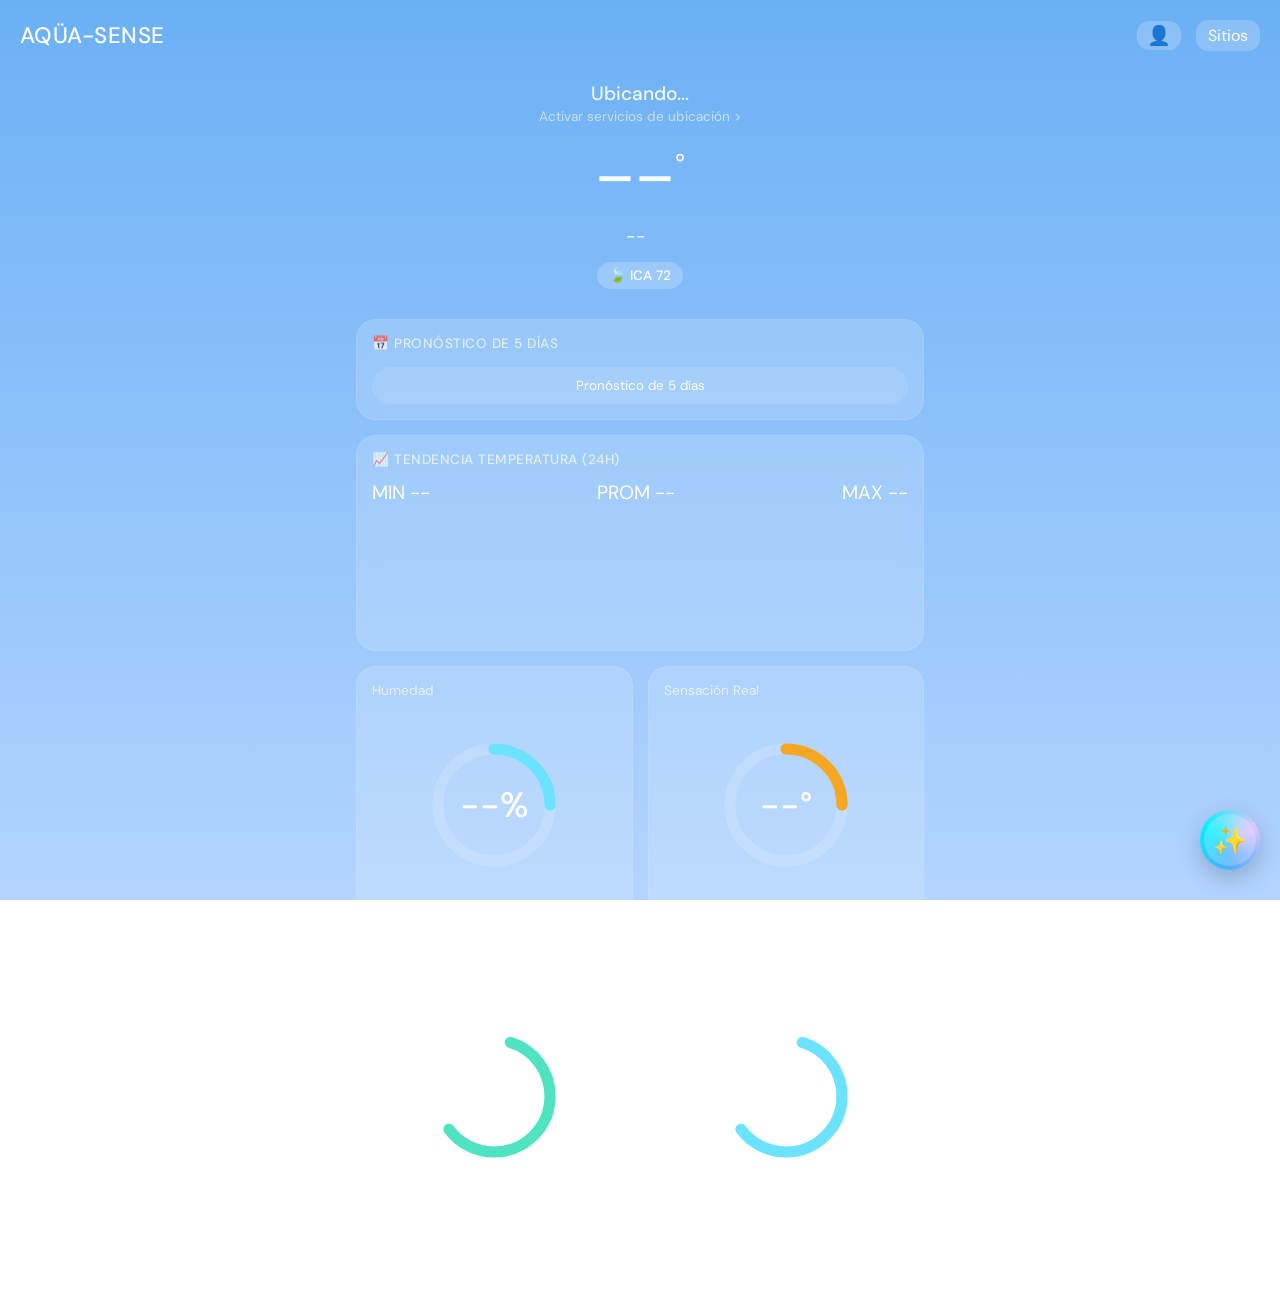
<file: APP WEB/index.html>
<!DOCTYPE html>
<html lang="es">
<head>
    <meta charset="UTF-8">
    <meta name="viewport" content="width=device-width, initial-scale=1.0">
    <title>AQÜA-SENSE</title>
    <link href="https://fonts.googleapis.com/css2?family=Bebas+Neue&family=DM+Mono:wght@400;500&family=DM+Sans:wght@300;400;500;600&display=swap" rel="stylesheet">
    <link rel="stylesheet" href="style.css">
    
    <!-- PWA Setup -->
    <link rel="manifest" href="manifest.json">
    <meta name="theme-color" content="#5A99E6">
    <link rel="apple-touch-icon" href="icon-192.png">
    <meta name="apple-mobile-web-app-capable" content="yes">
    <meta name="apple-mobile-web-app-status-bar-style" content="black-translucent">
</head>
<body>

<div class="topbar">
  <div class="brand-name">AQÜA-SENSE</div>
  <div class="topbar-right">
    <button class="btn-datos" id="btn-perfil" onclick="abrirLogin()" style="font-size:1.2rem; padding: 2px 10px;">👤</button>
    <button class="btn-datos" onclick="toggleDatos()">Sitios</button>
  </div>
</div>

<!-- VISTA PRINCIPAL (CLIMA Y SENSORES) -->
<div id="view-clima" class="view-content active">
    
    <div class="clima-hero">
        <div id="ubicacion-actual" style="font-size: 1.2rem; font-weight: 500; margin-bottom: 2px; color: rgba(255,255,255,0.9);">Ubicando...</div>
        <div id="btn-ubicacion" style="font-size: 0.85rem; color: rgba(255,255,255,0.6); margin-bottom: 10px; cursor: pointer; display: none;" onclick="solicitarPermisoUbicacion()">Activar servicios de ubicación &gt;</div>
        <div class="clima-temp-main">
            <span id="clima-temp">--</span><span class="unit">°</span>
        </div>
        <div class="clima-desc-main">
            <span id="clima-desc">--</span> <span style="margin-left: 8px;" id="clima-maxmin"></span>
        </div>
        <div class="chip-ica">🍃 ICA 72</div>
    </div>

    <div class="page">
        <!-- Tarjeta: Pronóstico 4 Días -->
        <div class="card">
            <div class="card-head">
                <span class="card-head-title">📅 Pronóstico de 5 días</span>
            </div>
            <div id="pron-grid">
                <!-- Se llenará con JS -->
            </div>
            <div style="margin-top: 15px; text-align: center;">
                <button style="background: rgba(255,255,255,0.1); border:none; padding:10px 20px; border-radius:20px; color:white; font-family:var(--sans); width:100%;">Pronóstico de 5 días</button>
            </div>
        </div>

        <!-- Tarjeta: Tendencia (Pronóstico 24 Horas adaptado) -->
        <div class="card">
            <div class="card-head">
                <span class="card-head-title">📈 Tendencia Temperatura (24h)</span>
            </div>
            <div style="display:flex; justify-content:space-between; margin-bottom:5px;">
                <div style="font-size:1.2rem;">MIN <span id="t-min">--</span></div>
                <div style="font-size:1.2rem;">PROM <span id="t-avg">--</span></div>
                <div style="font-size:1.2rem;">MAX <span id="t-max">--</span></div>
            </div>
            <div class="tend-body">
                <canvas id="tend-canvas" class="tend-canvas"></canvas>
            </div>
        </div>

        <!-- Cuadrícula de Sensores Estilo Weather Widgets -->
        <div class="sensores-grid">
            <!-- Humedad -->
            <div class="sensor-card">
                <div class="sensor-card-title">Humedad</div>
                <div class="ring-wrapper">
                    <svg class="ring-container" viewBox="0 0 100 100">
                        <circle class="ring-bg" cx="50" cy="50" r="40"></circle>
                        <path class="ring-fg blue" d="M 50 10 A 40 40 0 0 1 90 50" id="ring-humedad"></path>
                    </svg>
                    <div class="ring-content">
                        <div class="sensor-card-val"><span id="sv-humedad">--</span>%</div>
                    </div>
                </div>
                <div class="sensor-card-sub">Ambiente</div>
            </div>
            <!-- Sensación Térmica -->
            <div class="sensor-card">
                <div class="sensor-card-title">Sensación Real</div>
                <div class="ring-wrapper">
                    <svg class="ring-container" viewBox="0 0 100 100">
                        <circle class="ring-bg" cx="50" cy="50" r="40"></circle>
                        <path class="ring-fg orange" d="M 50 10 A 40 40 0 0 1 90 50" id="ring-sensacion"></path>
                    </svg>
                    <div class="ring-content">
                        <div class="sensor-card-val"><span id="sv-sensacion">--</span>°</div>
                    </div>
                </div>
                <div class="sensor-card-sub">Actual</div>
            </div>
            <!-- Viento -->
            <div class="sensor-card">
                <div class="sensor-card-title">Viento</div>
                <div class="ring-wrapper">
                    <svg class="ring-container" viewBox="0 0 100 100">
                        <circle class="ring-bg" cx="50" cy="50" r="40"></circle>
                        <circle class="ring-fg green" cx="50" cy="50" r="40" stroke-dasharray="251.2" stroke-dashoffset="180" id="ring-viento"></circle>
                    </svg>
                    <div class="ring-content">
                        <div class="sensor-card-val"><span id="sv-viento">--</span></div>
                    </div>
                </div>
                <div class="sensor-card-sub">km/h</div>
            </div>
            <!-- Presión Atmosférica -->
            <div class="sensor-card">
                <div class="sensor-card-title">Presión</div>
                <div class="ring-wrapper">
                    <svg class="ring-container" viewBox="0 0 100 100">
                        <circle class="ring-bg" cx="50" cy="50" r="40"></circle>
                        <circle class="ring-fg blue" cx="50" cy="50" r="40" stroke-dasharray="251.2" stroke-dashoffset="100" id="ring-presion"></circle>
                    </svg>
                    <div class="ring-content">
                        <div class="sensor-card-val" id="sv-presion">--</div>
                    </div>
                </div>
                <div class="sensor-card-sub">mbar</div>
            </div>
        </div>
        
        <div style="text-align: center; color: var(--text-dim); font-size: 0.75rem; margin-top: 10px;">
            Datos en parte proporcionados por <b>n8n y AQÜA-SENSE</b>
        </div>
    </div>
</div>

<!-- VISTA DATOS / SUCURSALES (OCULTA POR DEFECTO) -->
<div id="view-datos" class="view-content">
    <div class="page" style="padding-top:20px;">
        <div class="card">
            <div class="card-head">
                <span class="card-head-title">🏠 MIS SITIOS</span>
                <button onclick="toggleDatos()" style="background:none; border:none; color:var(--text-main); cursor:pointer;">Cerrar ✕</button>
            </div>
            <div id="lista-sucursales">
                <!-- Cargará desde MySQL -->
            </div>
        </div>

        <div id="detalle-sede" class="card" style="display:none;">
            <div class="card-head">
                <span class="card-head-title" id="nombre-sucursal-detalle">📍 DETALLE SEDE</span>
                <button onclick="volverALista()" style="background:rgba(255,255,255,0.2); border:none; color:white; padding:5px 10px; border-radius:10px; cursor:pointer;">Volver</button>
            </div>
            <div id="cascada-contenido" class="cascada-container">
                <!-- Cargará desde MySQL -->
            </div>
        </div>
    </div>
</div>

<!-- FAB WHATSAPP AI CHAT -->
<div class="fab-container">
  <div class="fab-ai" onclick="abrirChat()">
    <div class="fab-ai-icon">✨</div>
  </div>
</div>

<!-- CHAT MODAL -->
<div class="chat-overlay" id="chat-overlay" onclick="if(event.target===this) cerrarChat()">
  <div class="chat-modal">
    <div class="chat-header">
      <div class="chat-header-title">✨ Aqua IA</div>
      <!-- Toggle de modo de respuesta (Solo datos) -->
      <label style="font-size:0.85rem; display:flex; align-items:center; gap:5px; margin-left:auto; margin-right:15px; cursor:pointer; color:#333; font-weight:500;">
        <input type="checkbox" id="chat-modo-estricto">
        Solo datos
      </label>
      <button onclick="cerrarChat()" style="background:none; border:none; color:#1a1a1a; font-size:24px; cursor:pointer;">✕</button>
    </div>
    
    <!-- Sugerencias rápidas -->
    <div style="padding: 10px; display: flex; gap: 8px; overflow-x: auto; background: #f0f0f0; border-bottom: 1px solid #ddd; white-space: nowrap;">
      <button onclick="ponerMensaje('¿Cuál es la temperatura actual del estanque 1?')" style="background: white; border: 1px solid #ccc; border-radius: 12px; padding: 5px 10px; font-size: 0.8rem; cursor: pointer; color: #333; box-shadow: 0 1px 3px rgba(0,0,0,0.1);">🌡️ Temp. Estanque 1</button>
      <button onclick="ponerMensaje('¿Cuál es el pH del dispositivo 1 actual?')" style="background: white; border: 1px solid #ccc; border-radius: 12px; padding: 5px 10px; font-size: 0.8rem; cursor: pointer; color: #333; box-shadow: 0 1px 3px rgba(0,0,0,0.1);">💧 pH Dispositivo 1</button>
      <button onclick="ponerMensaje('Dime el estado general de los sensores')" style="background: white; border: 1px solid #ccc; border-radius: 12px; padding: 5px 10px; font-size: 0.8rem; cursor: pointer; color: #333; box-shadow: 0 1px 3px rgba(0,0,0,0.1);">📊 Estado General</button>
    </div>

    <div class="chat-messages" id="chat-messages">
        <div class="msg bot">hola, soy tu asistente IA, en que te puedo informar?</div>
    </div>
    <div class="chat-input-area">
      <input type="text" id="chat-input" class="chat-input-box" placeholder="Mensaje..." onkeypress="if(event.key === 'Enter') enviarMsg()">
      <button class="btn-send" onclick="enviarMsg()">➤</button>
    </div>
  </div>
</div>

<!-- LOGIN MODAL -->
<div class="chat-overlay" id="login-overlay" onclick="if(event.target===this) cerrarLogin()">
  <div class="chat-modal" style="border-radius: 24px; padding-bottom: 20px;">
    <div class="chat-header" style="border-radius: 24px 24px 0 0;">
      <div class="chat-header-title">👤 Perfil de Cliente</div>
      <button onclick="cerrarLogin()" style="background:none; border:none; color:#1a1a1a; font-size:24px; cursor:pointer;">✕</button>
    </div>
    <div id="login-form" style="padding: 20px; display:flex; flex-direction:column; gap:15px;">
        <p style="color:#666; font-size:0.9rem;">Accede con tus credenciales para sincronizar tus sensores.</p>
        <input type="text" id="login-user" class="chat-input-box" style="border: 1px solid #ccc;" placeholder="Usuario (Ej: user123)">
        <input type="password" id="login-pass" class="chat-input-box" style="border: 1px solid #ccc;" placeholder="Contraseña">
        <div id="login-error" style="color:#e74c3c; font-size:0.85rem; display:none; font-weight:500;"></div>
        <button class="btn-datos" style="background:#4A90E2; color:white; width:100%; padding:12px; font-size:1rem; border-radius:12px;" onclick="iniciarSesion()">Entrar</button>
    </div>
    <div id="login-info" style="padding: 20px; display:none; flex-direction:column; gap:15px; text-align:center;">
        <div style="font-size:3rem;">👋</div>
        <h3 id="login-client-name" style="color:#333;"></h3>
        <p style="color:#666; font-size:0.9rem;">Sesión iniciada correctamente.</p>
        <button class="btn-datos" style="background:#e74c3c; color:white; width:100%; padding:12px; font-size:1rem; border-radius:12px;" onclick="cerrarSesion()">Cerrar Sesión</button>
    </div>
  </div>
</div>
<!-- MODALES CRUD -->

<!-- Modal Peces -->
<div class="chat-overlay" id="modal-pez" onclick="if(event.target===this) cerrarModal('modal-pez')">
  <div class="chat-modal" style="border-radius: 24px; padding-bottom: 20px;">
    <div class="chat-header" style="border-radius: 24px 24px 0 0;">
      <div class="chat-header-title" id="titulo-modal-pez">🐟 Añadir Pez</div>
      <button onclick="cerrarModal('modal-pez')" style="background:none; border:none; color:#1a1a1a; font-size:24px; cursor:pointer;">✕</button>
    </div>
    <div style="padding: 20px; display:flex; flex-direction:column; gap:15px;">
        <input type="hidden" id="crud-pez-estanque-old">
        <input type="hidden" id="crud-pez-especie-old">
        
        <select id="crud-pez-estanque" class="chat-input-box" style="border: 1px solid #ccc;"></select>
        <select id="crud-pez-especie" class="chat-input-box" style="border: 1px solid #ccc;"></select>
        <select id="crud-pez-etapa" class="chat-input-box" style="border: 1px solid #ccc;"></select>
        <input type="number" id="crud-pez-cantidad" class="chat-input-box" style="border: 1px solid #ccc;" placeholder="Cantidad de Peces">
        <div style="color:#666; font-size:0.85rem; margin-bottom:-10px;">Fecha de Siembra</div>
        <input type="date" id="crud-pez-fecha" class="chat-input-box" style="border: 1px solid #ccc;">
        
        <button class="btn-datos" style="background:#4A90E2; color:white; width:100%; padding:12px; font-size:1rem; border-radius:12px;" onclick="guardarPez()">Guardar</button>
    </div>
  </div>
</div>

<!-- Modal Catálogo -->
<div class="chat-overlay" id="modal-catalogo" onclick="if(event.target===this) cerrarModal('modal-catalogo')">
  <div class="chat-modal" style="border-radius: 24px; padding-bottom: 20px;">
    <div class="chat-header" style="border-radius: 24px 24px 0 0;">
      <div class="chat-header-title" id="titulo-modal-catalogo">💊 Añadir Medicamento</div>
      <button onclick="cerrarModal('modal-catalogo')" style="background:none; border:none; color:#1a1a1a; font-size:24px; cursor:pointer;">✕</button>
    </div>
    <div style="padding: 20px; display:flex; flex-direction:column; gap:15px;">
        <input type="hidden" id="crud-cat-id">
        <input type="text" id="crud-cat-nombre" class="chat-input-box" style="border: 1px solid #ccc;" placeholder="Nombre del Producto">
        <input type="text" id="crud-cat-tipo" class="chat-input-box" style="border: 1px solid #ccc;" placeholder="Tipo (ej. Antibiótico)">
        <input type="number" step="0.01" id="crud-cat-dosis" class="chat-input-box" style="border: 1px solid #ccc;" placeholder="Dosis mg/L">
        
        <button class="btn-datos" style="background:#4A90E2; color:white; width:100%; padding:12px; font-size:1rem; border-radius:12px;" onclick="guardarCatalogo()">Guardar</button>
    </div>
  </div>
</div>

<!-- Modal Protocolo -->
<div class="chat-overlay" id="modal-protocolo" onclick="if(event.target===this) cerrarModal('modal-protocolo')">
  <div class="chat-modal" style="border-radius: 24px; padding-bottom: 20px;">
    <div class="chat-header" style="border-radius: 24px 24px 0 0;">
      <div class="chat-header-title" id="titulo-modal-protocolo">🛡️ Añadir Protocolo</div>
      <button onclick="cerrarModal('modal-protocolo')" style="background:none; border:none; color:#1a1a1a; font-size:24px; cursor:pointer;">✕</button>
    </div>
    <div style="padding: 20px; display:flex; flex-direction:column; gap:15px;">
        <input type="hidden" id="crud-prot-id">
        <select id="crud-prot-especie" class="chat-input-box" style="border: 1px solid #ccc;"></select>
        <select id="crud-prot-medicamento" class="chat-input-box" style="border: 1px solid #ccc;"></select>
        <input type="number" id="crud-prot-frecuencia" class="chat-input-box" style="border: 1px solid #ccc;" placeholder="Frecuencia (días)">
        <textarea id="crud-prot-notas" class="chat-input-box" style="border: 1px solid #ccc; resize:none; height:80px;" placeholder="Notas de aplicación..."></textarea>
        
        <button class="btn-datos" style="background:#4A90E2; color:white; width:100%; padding:12px; font-size:1rem; border-radius:12px;" onclick="guardarProtocolo()">Guardar</button>
    </div>
  </div>
</div>

<!-- Modal Calendario -->
<div class="chat-overlay" id="modal-calendario" onclick="if(event.target===this) cerrarModal('modal-calendario')">
  <div class="chat-modal" style="border-radius: 24px; padding-bottom: 20px;">
    <div class="chat-header" style="border-radius: 24px 24px 0 0;">
      <div class="chat-header-title" id="titulo-modal-calendario">📅 Añadir Evento</div>
      <button onclick="cerrarModal('modal-calendario')" style="background:none; border:none; color:#1a1a1a; font-size:24px; cursor:pointer;">✕</button>
    </div>
    <div style="padding: 20px; display:flex; flex-direction:column; gap:15px;">
        <input type="hidden" id="crud-cal-id">
        <select id="crud-cal-estanque" class="chat-input-box" style="border: 1px solid #ccc;"></select>
        <select id="crud-cal-medicamento" class="chat-input-box" style="border: 1px solid #ccc;"></select>
        <div style="color:#666; font-size:0.85rem; margin-bottom:-10px;">Fecha Programada</div>
        <input type="date" id="crud-cal-fecha-prog" class="chat-input-box" style="border: 1px solid #ccc;">
        <select id="crud-cal-estado" class="chat-input-box" style="border: 1px solid #ccc;">
            <option value="Pendiente">Pendiente</option>
            <option value="Completado">Completado</option>
            <option value="Atrasado">Atrasado</option>
        </select>
        <div style="color:#666; font-size:0.85rem; margin-bottom:-10px;">Fecha Aplicación Real (Opcional)</div>
        <input type="date" id="crud-cal-fecha-real" class="chat-input-box" style="border: 1px solid #ccc;">
        <input type="number" step="0.01" id="crud-cal-dosis" class="chat-input-box" style="border: 1px solid #ccc;" placeholder="Dosis Total Aplicada (mg)">
        
        <button class="btn-datos" style="background:#4A90E2; color:white; width:100%; padding:12px; font-size:1rem; border-radius:12px;" onclick="guardarCalendario()">Guardar</button>
    </div>
  </div>
</div>

<script src="script.js?v=2.1"></script>
<script>
  if ('serviceWorker' in navigator) {
    window.addEventListener('load', () => {
      navigator.serviceWorker.register('./sw.js?v=2.1').then(registration => {
        registration.update();
        console.log('ServiceWorker registrado con éxito: ', registration.scope);
      }).catch(err => {
        console.log('Fallo en el registro del ServiceWorker: ', err);
      });
    });
  }
</script>
</body>
</html>
</file>
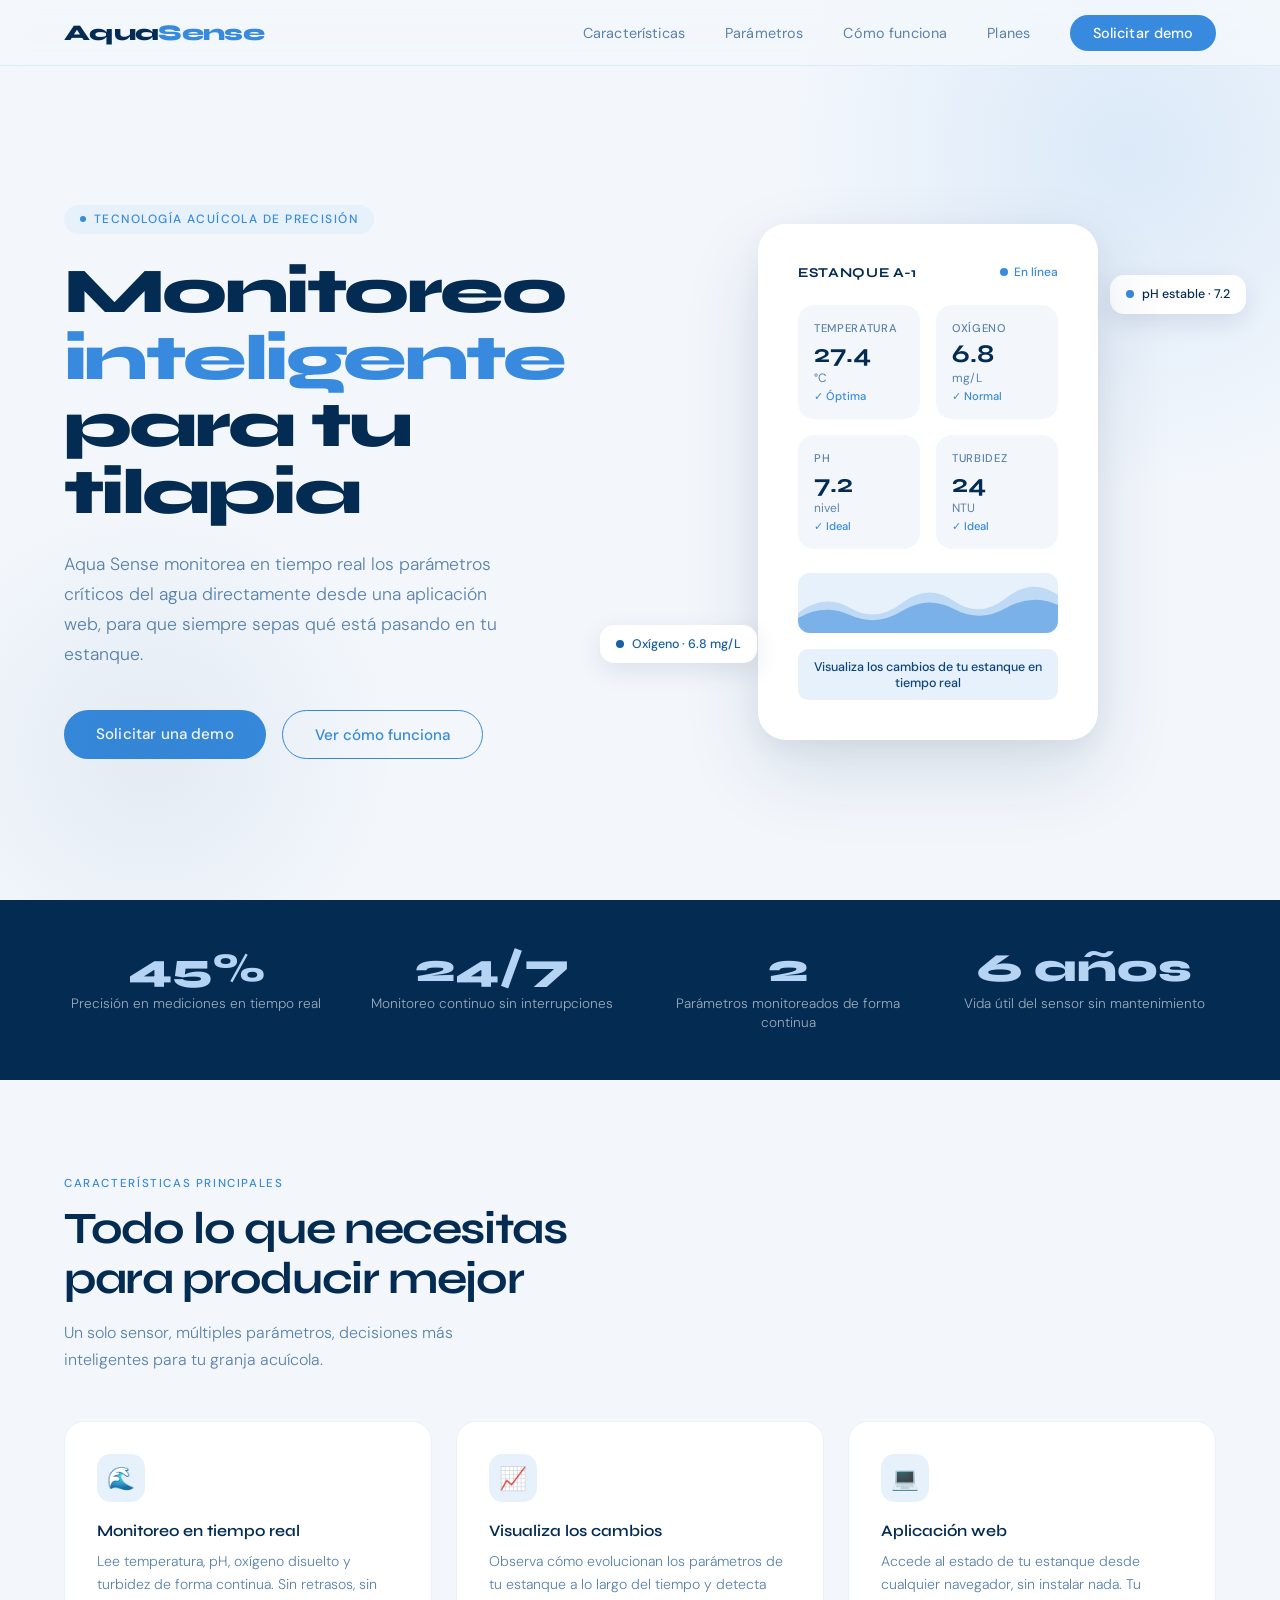
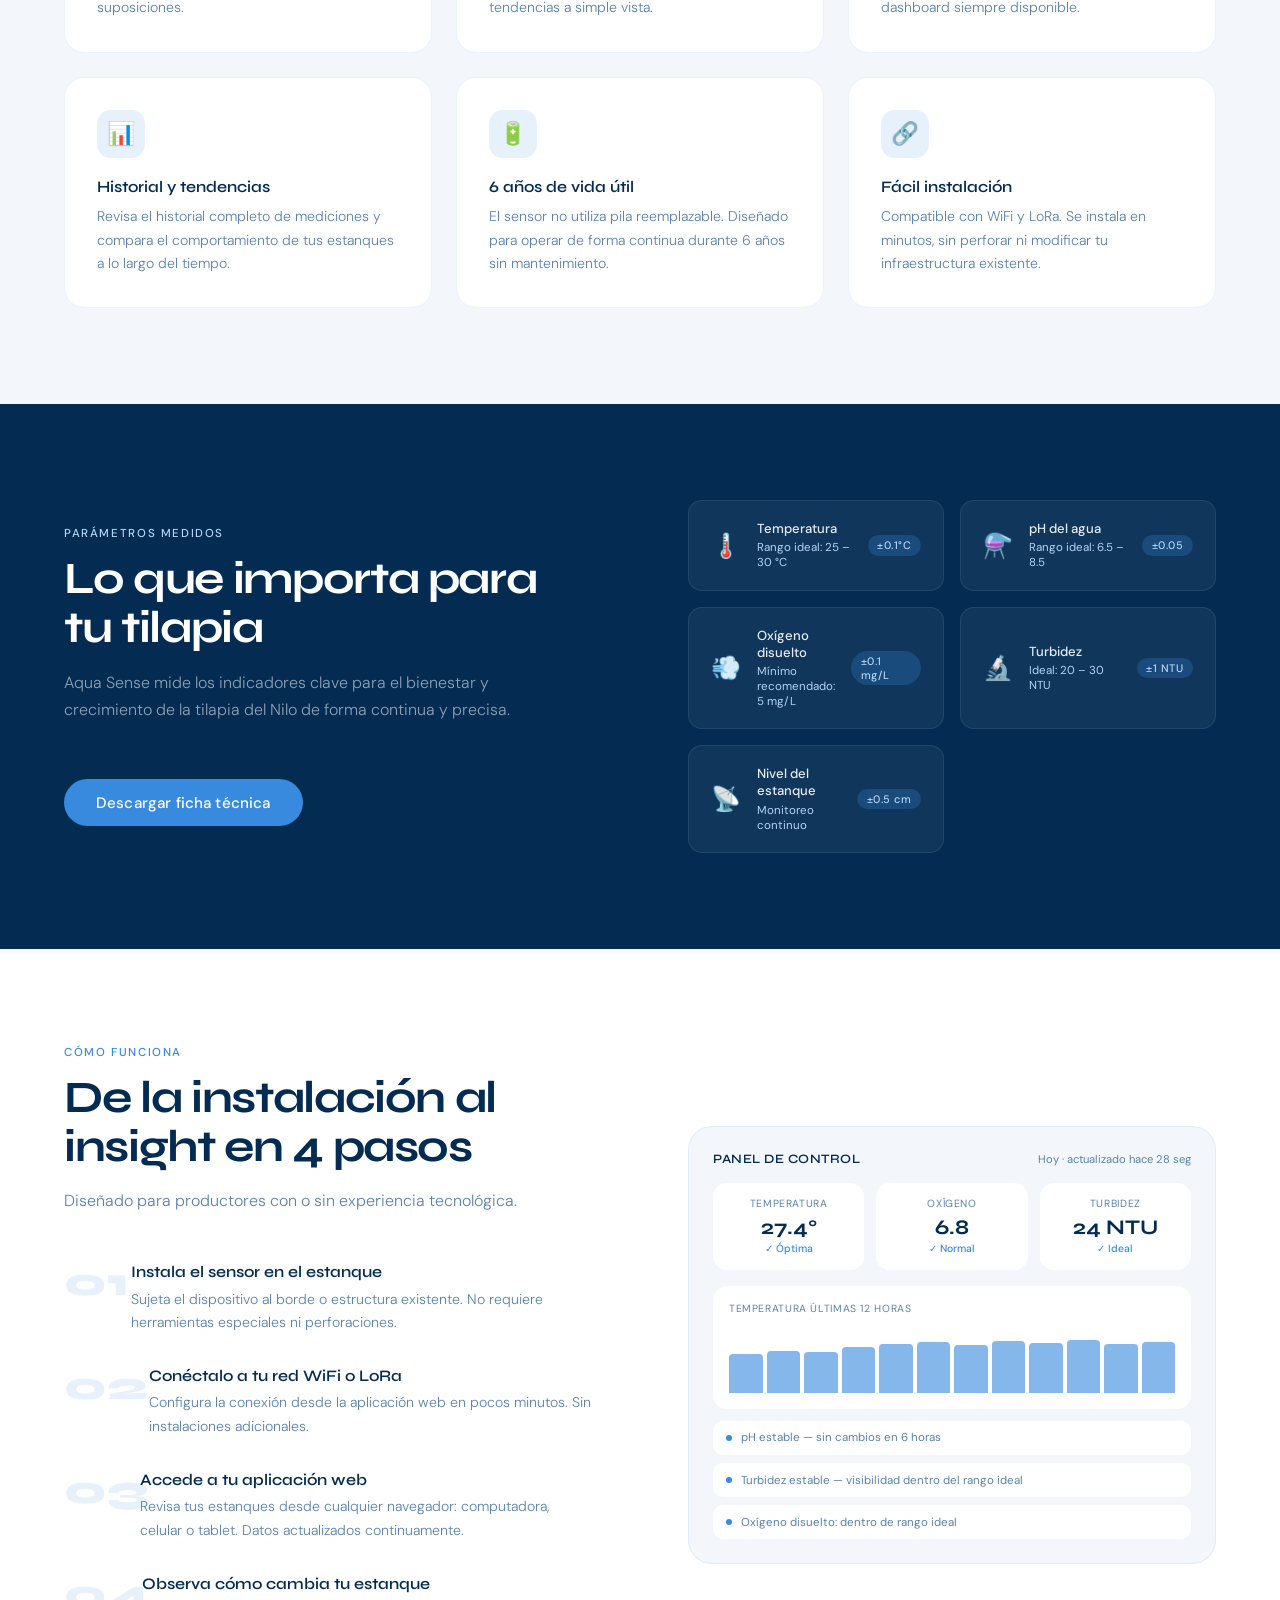
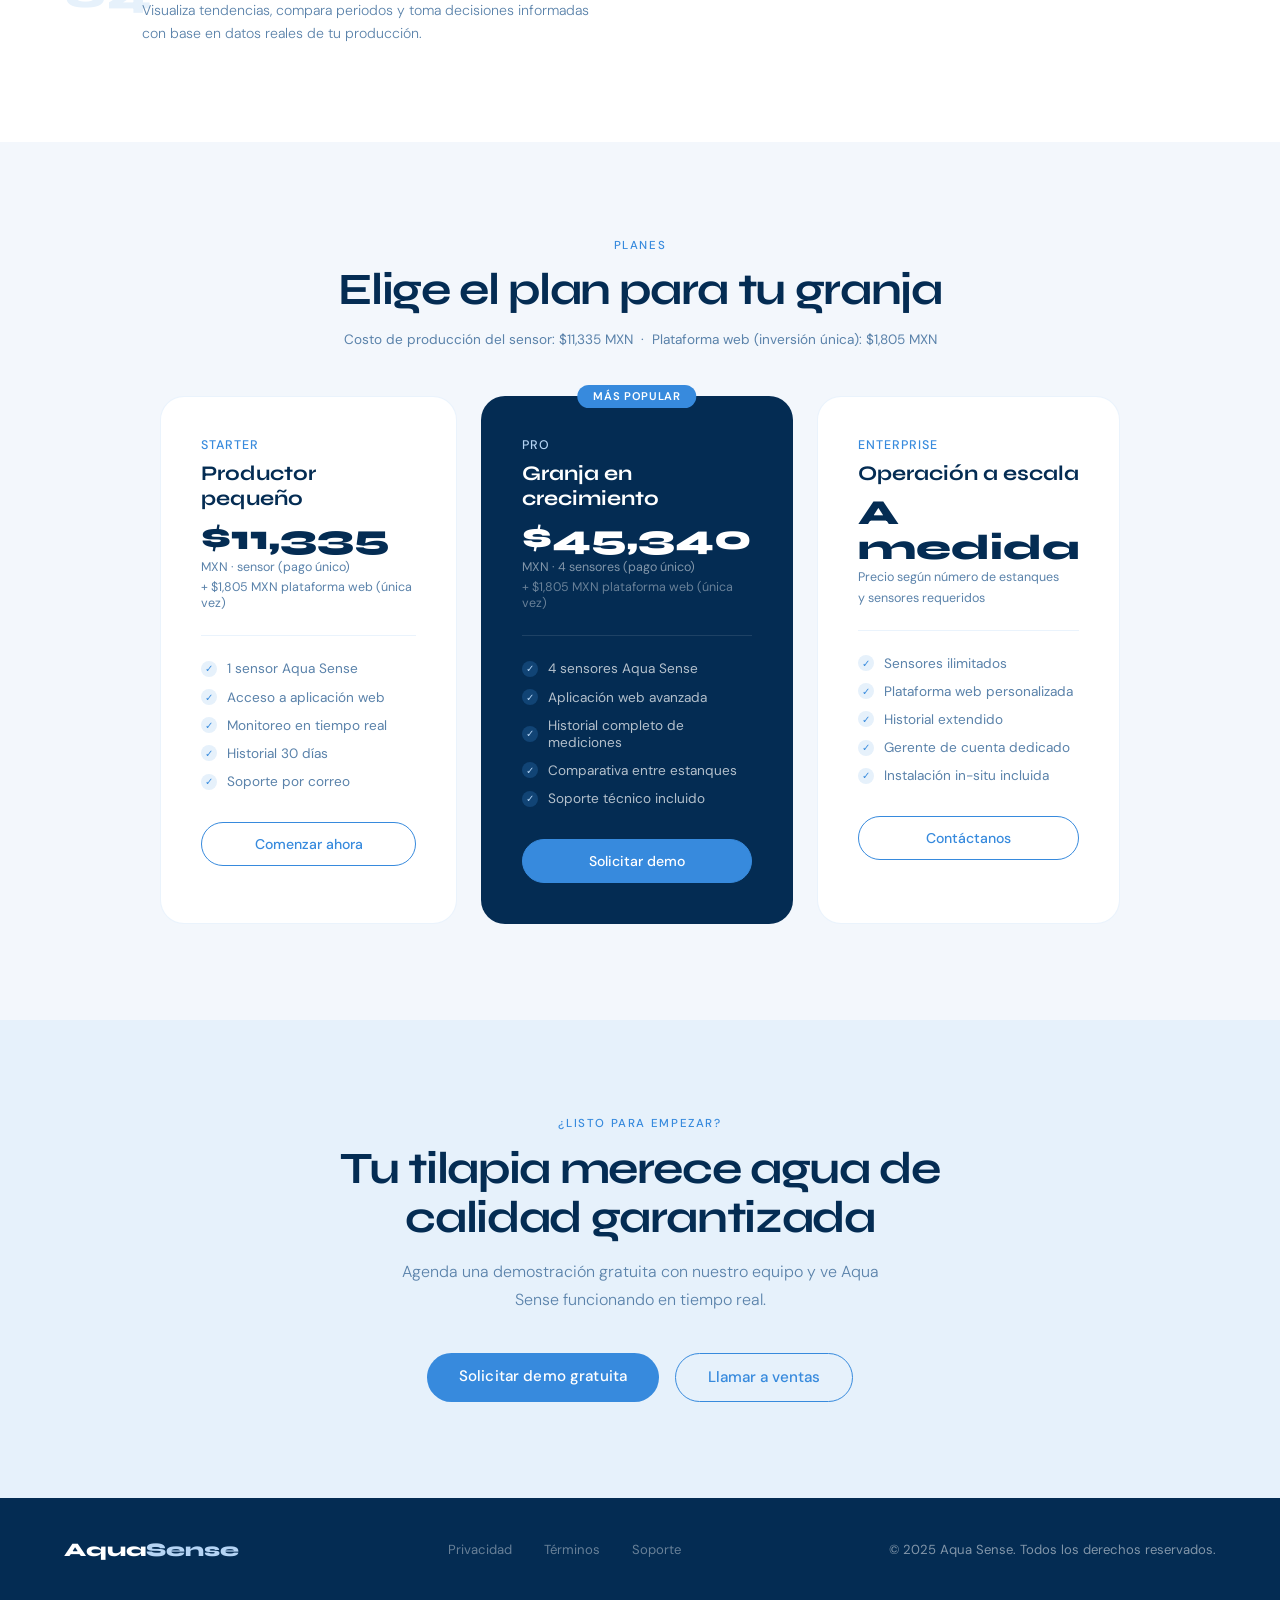
<file: GITHUB APP-LandingPage/index.html>
<!DOCTYPE html>
<html lang="es">
<head>
<meta charset="UTF-8">
<meta name="viewport" content="width=device-width, initial-scale=1.0">
<title>Aqua Sense</title>

<link href="https://fonts.googleapis.com/css2?family=Syne:wght@400;600;700;800&family=DM+Sans:ital,wght@0,300;0,400;0,500;1,300&display=swap" rel="stylesheet">

<!-- CSS -->
<link rel="stylesheet" href="style.css">
</head>

<body>

  <nav>
  <div class="nav-logo">Aqua<span>Sense</span></div>
  <ul class="nav-links">
    <li><span>Características</span></li>
    <li><span>Parámetros</span></li>
    <li><span>Cómo funciona</span></li>
    <li><span>Planes</span></li>
    <li><span class="nav-cta">Solicitar demo</span></li>
  </ul>
</nav>
 
<!-- HERO -->
<section class="hero">
  <div class="hero-content">
    <div class="hero-tag">Tecnología acuícola de precisión</div>
    <h1>Monitoreo<br><em>inteligente</em><br>para tu tilapia</h1>
    <p>Aqua Sense monitorea en tiempo real los parámetros críticos del agua directamente desde una aplicación web, para que siempre sepas qué está pasando en tu estanque.</p>
    <div class="hero-buttons">
      <span class="btn-primary">Solicitar una demo</span>
      <span class="btn-secondary">Ver cómo funciona</span>
    </div>
  </div>
 
  <div class="hero-visual">
    <div class="badge-float badge-float-1">
      <div class="badge-dot" style="background:#378ADD;"></div>
      pH estable · 7.2
    </div>
    <div class="device-card">
      <div class="device-header">
        <div class="device-title">Estanque A-1</div>
        <div class="device-status">En línea</div>
      </div>
      <div class="metric-grid">
        <div class="metric">
          <div class="metric-label">Temperatura</div>
          <div class="metric-value">27.4</div>
          <div class="metric-unit">°C</div>
          <div class="metric-ok">✓ Óptima</div>
        </div>
        <div class="metric">
          <div class="metric-label">Oxígeno</div>
          <div class="metric-value">6.8</div>
          <div class="metric-unit">mg/L</div>
          <div class="metric-ok">✓ Normal</div>
        </div>
        <div class="metric">
          <div class="metric-label">pH</div>
          <div class="metric-value">7.2</div>
          <div class="metric-unit">nivel</div>
          <div class="metric-ok">✓ Ideal</div>
        </div>
        <div class="metric">
          <div class="metric-label">Turbidez</div>
          <div class="metric-value">24</div>
          <div class="metric-unit">NTU</div>
          <div class="metric-ok">✓ Ideal</div>
        </div>
      </div>
      <div class="wave-bar">
        <svg viewBox="0 0 300 60" preserveAspectRatio="none" xmlns="http://www.w3.org/2000/svg">
          <path d="M0 40 Q30 20 60 35 Q90 50 120 30 Q150 10 180 28 Q210 46 240 25 Q270 4 300 22 L300 60 L0 60 Z" fill="#85B7EB" opacity="0.4"/>
          <path d="M0 45 Q30 30 60 42 Q90 54 120 38 Q150 22 180 36 Q210 50 240 35 Q270 20 300 32 L300 60 L0 60 Z" fill="#378ADD" opacity="0.5"/>
        </svg>
      </div>
      <div class="info-row">Visualiza los cambios de tu estanque en tiempo real</div>
    </div>
    <div class="badge-float badge-float-2">
      <div class="badge-dot" style="background:#185FA5;"></div>
      Oxígeno · 6.8 mg/L
    </div>
  </div>
</section>
 
<!-- STATS -->
<section class="stats-strip">
  <div class="stat-item reveal">
    <div class="stat-number">98%</div>
    <div class="stat-label">Precisión en mediciones en tiempo real</div>
  </div>
  <div class="stat-item reveal">
    <div class="stat-number">24/7</div>
    <div class="stat-label">Monitoreo continuo sin interrupciones</div>
  </div>
  <div class="stat-item reveal">
    <div class="stat-number">5</div>
    <div class="stat-label">Parámetros monitoreados de forma continua</div>
  </div>
  <div class="stat-item reveal">
    <div class="stat-number">6 años</div>
    <div class="stat-label">Vida útil del sensor sin mantenimiento</div>
  </div>
</section>
 
<!-- FEATURES -->
<section class="section" id="caracteristicas">
  <div class="section-tag">Características principales</div>
  <div class="section-title">Todo lo que necesitas para producir mejor</div>
  <div class="section-sub">Un solo sensor, múltiples parámetros, decisiones más inteligentes para tu granja acuícola.</div>
  <div class="features-grid">
    <div class="feature-card reveal">
      <div class="feature-icon">🌊</div>
      <div class="feature-name">Monitoreo en tiempo real</div>
      <div class="feature-desc">Lee temperatura, pH, oxígeno disuelto y turbidez de forma continua. Sin retrasos, sin suposiciones.</div>
    </div>
    <div class="feature-card reveal">
      <div class="feature-icon">📈</div>
      <div class="feature-name">Visualiza los cambios</div>
      <div class="feature-desc">Observa cómo evolucionan los parámetros de tu estanque a lo largo del tiempo y detecta tendencias a simple vista.</div>
    </div>
    <div class="feature-card reveal">
      <div class="feature-icon">💻</div>
      <div class="feature-name">Aplicación web</div>
      <div class="feature-desc">Accede al estado de tu estanque desde cualquier navegador, sin instalar nada. Tu dashboard siempre disponible.</div>
    </div>
    <div class="feature-card reveal">
      <div class="feature-icon">📊</div>
      <div class="feature-name">Historial y tendencias</div>
      <div class="feature-desc">Revisa el historial completo de mediciones y compara el comportamiento de tus estanques a lo largo del tiempo.</div>
    </div>
    <div class="feature-card reveal">
      <div class="feature-icon">🔋</div>
      <div class="feature-name">6 años de vida útil</div>
      <div class="feature-desc">El sensor no utiliza pila reemplazable. Diseñado para operar de forma continua durante 6 años sin mantenimiento.</div>
    </div>
    <div class="feature-card reveal">
      <div class="feature-icon">🔗</div>
      <div class="feature-name">Fácil instalación</div>
      <div class="feature-desc">Compatible con WiFi y LoRa. Se instala en minutos, sin perforar ni modificar tu infraestructura existente.</div>
    </div>
  </div>
</section>
 
<!-- PARÁMETROS -->
<section class="params-section" id="parametros">
  <div class="two-col">
    <div>
      <div class="section-tag">Parámetros medidos</div>
      <div class="section-title">Lo que importa para tu tilapia</div>
      <div class="section-sub">Aqua Sense mide los indicadores clave para el bienestar y crecimiento de la tilapia del Nilo de forma continua y precisa.</div>
      <span class="btn-primary" style="display:inline-block; margin-top:0.5rem;">Descargar ficha técnica</span>
    </div>
    <div class="params-grid">
      <div class="param-row">
        <div class="param-icon">🌡️</div>
        <div class="param-info">
          <div class="param-name">Temperatura</div>
          <div class="param-range">Rango ideal: 25 – 30 °C</div>
        </div>
        <div class="param-badge">±0.1°C</div>
      </div>
      <div class="param-row">
        <div class="param-icon">⚗️</div>
        <div class="param-info">
          <div class="param-name">pH del agua</div>
          <div class="param-range">Rango ideal: 6.5 – 8.5</div>
        </div>
        <div class="param-badge">±0.05</div>
      </div>
      <div class="param-row">
        <div class="param-icon">💨</div>
        <div class="param-info">
          <div class="param-name">Oxígeno disuelto</div>
          <div class="param-range">Mínimo recomendado: 5 mg/L</div>
        </div>
        <div class="param-badge">±0.1 mg/L</div>
      </div>
      <div class="param-row">
        <div class="param-icon">🔬</div>
        <div class="param-info">
          <div class="param-name">Turbidez</div>
          <div class="param-range">Ideal: 20 – 30 NTU</div>
        </div>
        <div class="param-badge">±1 NTU</div>
      </div>
      <div class="param-row">
        <div class="param-icon">📡</div>
        <div class="param-info">
          <div class="param-name">Nivel del estanque</div>
          <div class="param-range">Monitoreo continuo</div>
        </div>
        <div class="param-badge">±0.5 cm</div>
      </div>
    </div>
  </div>
</section>
 
<!-- CÓMO FUNCIONA -->
<section class="how-section" id="como-funciona">
  <div class="two-col">
    <div>
      <div class="section-tag">Cómo funciona</div>
      <div class="section-title">De la instalación al insight en 4 pasos</div>
      <div class="section-sub">Diseñado para productores con o sin experiencia tecnológica.</div>
      <div class="steps">
        <div class="step reveal">
          <div class="step-num">01</div>
          <div class="step-content">
            <div class="step-title">Instala el sensor en el estanque</div>
            <div class="step-desc">Sujeta el dispositivo al borde o estructura existente. No requiere herramientas especiales ni perforaciones.</div>
          </div>
        </div>
        <div class="step reveal">
          <div class="step-num">02</div>
          <div class="step-content">
            <div class="step-title">Conéctalo a tu red WiFi o LoRa</div>
            <div class="step-desc">Configura la conexión desde la aplicación web en pocos minutos. Sin instalaciones adicionales.</div>
          </div>
        </div>
        <div class="step reveal">
          <div class="step-num">03</div>
          <div class="step-content">
            <div class="step-title">Accede a tu aplicación web</div>
            <div class="step-desc">Revisa tus estanques desde cualquier navegador: computadora, celular o tablet. Datos actualizados continuamente.</div>
          </div>
        </div>
        <div class="step reveal">
          <div class="step-num">04</div>
          <div class="step-content">
            <div class="step-title">Observa cómo cambia tu estanque</div>
            <div class="step-desc">Visualiza tendencias, compara periodos y toma decisiones informadas con base en datos reales de tu producción.</div>
          </div>
        </div>
      </div>
    </div>
    <div class="reveal">
      <div class="dashboard-mock">
        <div class="dash-header">
          <div class="dash-title">Panel de control</div>
          <div class="dash-time">Hoy · actualizado hace 28 seg</div>
        </div>
        <div class="dash-metrics">
          <div class="dash-metric">
            <div class="dm-label">Temperatura</div>
            <div class="dm-value">27.4°</div>
            <div class="dm-ok">✓ Óptima</div>
          </div>
          <div class="dash-metric">
            <div class="dm-label">Oxígeno</div>
            <div class="dm-value">6.8</div>
            <div class="dm-ok">✓ Normal</div>
          </div>
          <div class="dash-metric">
            <div class="dm-label">Turbidez</div>
            <div class="dm-value">24 NTU</div>
            <div class="dm-ok">✓ Ideal</div>
          </div>
        </div>
        <div class="dash-chart-area">
          <div class="chart-label">Temperatura últimas 12 horas</div>
          <div class="chart-bars">
            <div class="bar ok" style="height:55%"></div>
            <div class="bar ok" style="height:60%"></div>
            <div class="bar ok" style="height:58%"></div>
            <div class="bar ok" style="height:65%"></div>
            <div class="bar ok" style="height:70%"></div>
            <div class="bar ok" style="height:72%"></div>
            <div class="bar ok" style="height:68%"></div>
            <div class="bar ok" style="height:74%"></div>
            <div class="bar ok" style="height:71%"></div>
            <div class="bar ok" style="height:75%"></div>
            <div class="bar ok" style="height:70%"></div>
            <div class="bar ok" style="height:72%"></div>
          </div>
        </div>
        <div class="dash-alerts">
          <div class="dash-alert">
            <div class="da-dot"></div>
            pH estable — sin cambios en 6 horas
          </div>
          <div class="dash-alert">
            <div class="da-dot"></div>
            Turbidez estable — visibilidad dentro del rango ideal
          </div>
          <div class="dash-alert">
            <div class="da-dot"></div>
            Oxígeno disuelto: dentro de rango ideal
          </div>
        </div>
      </div>
    </div>
  </div>
</section>
 
<!-- PRICING -->
<section class="pricing-section" id="planes">
  <div style="text-align:center; margin-bottom:3rem;">
    <div class="section-tag">Planes</div>
    <div class="section-title" style="max-width:100%; text-align:center;">Elige el plan para tu granja</div>
    <p style="font-size:0.85rem;color:var(--text-muted);margin-top:0.5rem;">Costo de producción del sensor: $11,335 MXN &nbsp;·&nbsp; Plataforma web (inversión única): $1,805 MXN</p>
  </div>
  <div class="pricing-grid">
 
    <div class="price-card reveal">
      <div class="price-tier">Starter</div>
      <div class="price-name">Productor pequeño</div>
      <div class="price-amount">$11,335</div>
      <div class="price-sub">MXN · sensor (pago único)</div>
      <div class="price-period">+ $1,805 MXN plataforma web (única vez)</div>
      <ul class="price-features">
        <li><span class="price-check">✓</span> 1 sensor Aqua Sense</li>
        <li><span class="price-check">✓</span> Acceso a aplicación web</li>
        <li><span class="price-check">✓</span> Monitoreo en tiempo real</li>
        <li><span class="price-check">✓</span> Historial 30 días</li>
        <li><span class="price-check">✓</span> Soporte por correo</li>
      </ul>
      <span class="price-btn">Comenzar ahora</span>
    </div>
 
    <div class="price-card featured reveal">
      <div class="price-badge">Más popular</div>
      <div class="price-tier">Pro</div>
      <div class="price-name">Granja en crecimiento</div>
      <div class="price-amount">$45,340</div>
      <div class="price-sub">MXN · 4 sensores (pago único)</div>
      <div class="price-period">+ $1,805 MXN plataforma web (única vez)</div>
      <ul class="price-features">
        <li><span class="price-check">✓</span> 4 sensores Aqua Sense</li>
        <li><span class="price-check">✓</span> Aplicación web avanzada</li>
        <li><span class="price-check">✓</span> Historial completo de mediciones</li>
        <li><span class="price-check">✓</span> Comparativa entre estanques</li>
        <li><span class="price-check">✓</span> Soporte técnico incluido</li>
      </ul>
      <span class="price-btn">Solicitar demo</span>
    </div>
 
    <div class="price-card reveal">
      <div class="price-tier">Enterprise</div>
      <div class="price-name">Operación a escala</div>
      <div class="price-amount">A medida</div>
      <div class="price-sub">Precio según número de estanques</div>
      <div class="price-period">y sensores requeridos</div>
      <ul class="price-features">
        <li><span class="price-check">✓</span> Sensores ilimitados</li>
        <li><span class="price-check">✓</span> Plataforma web personalizada</li>
        <li><span class="price-check">✓</span> Historial extendido</li>
        <li><span class="price-check">✓</span> Gerente de cuenta dedicado</li>
        <li><span class="price-check">✓</span> Instalación in-situ incluida</li>
      </ul>
      <span class="price-btn">Contáctanos</span>
    </div>
 
  </div>
</section>
 
<!-- CTA -->
<section class="cta-section" id="contacto">
  <div class="section-tag">¿Listo para empezar?</div>
  <div class="section-title">Tu tilapia merece agua de calidad garantizada</div>
  <div class="section-sub">Agenda una demostración gratuita con nuestro equipo y ve Aqua Sense funcionando en tiempo real.</div>
  <div class="cta-buttons">
    <span class="btn-primary">Solicitar demo gratuita</span>
    <span class="btn-secondary">Llamar a ventas</span>
  </div>
</section>
 
<!-- FOOTER -->
<footer>
  <div class="footer-logo">Aqua<span>Sense</span></div>
  <div class="footer-links">
    <span>Privacidad</span>
    <span>Términos</span>
    <span>Soporte</span>
  </div>
  <div>© 2025 Aqua Sense. Todos los derechos reservados.</div>
</footer>
  <script src="script.js"></script>

</body>
</html>
</file>
<file: APP WEB/style.css>
:root {
  --bg-top: #6bb0f5;
  --bg-bottom: #b3d4ff;
  --card-bg: rgba(255, 255, 255, 0.15);
  --card-border: rgba(255, 255, 255, 0.1);
  --text-main: #ffffff;
  --text-dim: rgba(255, 255, 255, 0.7);
  --mono: 'DM Mono', monospace;
  --sans: 'DM Sans', sans-serif;
  --display: 'Bebas Neue', sans-serif;
  --radius: 20px;
}

*, *::before, *::after { box-sizing: border-box; margin: 0; padding: 0; }
body { 
    font-family: var(--sans); 
    background: linear-gradient(180deg, var(--bg-top) 0%, var(--bg-bottom) 100%); 
    background-attachment: fixed;
    min-height: 100vh; 
    color: var(--text-main); 
    overflow-x: hidden; 
    padding-bottom: 30px; 
}

/* Topbar */
.topbar { 
    position: sticky; top: 0; z-index: 100; 
    display: flex; align-items: center; justify-content: space-between; 
    padding: 20px; 
}
.brand-name { font-size: 1.4rem; font-weight: 500; letter-spacing: 0.02em; }
.topbar-right { display: flex; align-items: center; gap: 15px; font-size: 1.2rem; }
.btn-icon { background: none; border: none; color: var(--text-main); font-size: 1.4rem; cursor: pointer; }
.btn-datos { font-family: var(--sans); font-size: 1rem; color: var(--text-main); background: rgba(255,255,255,0.2); border: none; padding: 5px 12px; border-radius: 12px; cursor: pointer; backdrop-filter: blur(5px); }

/* Main Clima Area */
.clima-hero {
    text-align: center;
    padding: 10px 20px 30px;
}
.clima-temp-main { font-size: 80px; font-weight: 300; line-height: 1; margin: 10px 0; display:flex; justify-content: center; align-items: flex-start;}
.clima-temp-main .unit { font-size: 30px; margin-top: 15px; }
.clima-desc-main { font-size: 1.1rem; text-transform: capitalize; margin-bottom: 15px; }
.chip-ica {
    display: inline-flex; align-items: center; gap: 5px;
    background: rgba(255, 255, 255, 0.2); padding: 5px 12px;
    border-radius: 20px; font-size: 0.85rem; font-weight: 500;
}

/* Page & Cards */
.page { padding: 0 16px; display: flex; flex-direction: column; gap: 15px; max-width: 600px; margin: 0 auto; }
.card { 
    background: var(--card-bg); 
    border: 1px solid var(--card-border); 
    border-radius: var(--radius); 
    backdrop-filter: blur(10px); 
    -webkit-backdrop-filter: blur(10px);
    overflow: hidden; 
    padding: 15px;
}
.card-head { display: flex; align-items: center; justify-content: space-between; margin-bottom: 12px; color: var(--text-dim); font-size: 0.85rem; }
.card-head-title { font-weight: 500; text-transform: uppercase; letter-spacing: 0.5px; display:flex; align-items: center; gap: 8px;}

/* Pronóstico List */
.pron-row { display: flex; justify-content: space-between; align-items: center; padding: 10px 0; border-bottom: 1px solid rgba(255,255,255,0.1); }
.pron-row:last-child { border-bottom: none; }
.pron-day { width: 60px; font-weight: 500; }
.pron-ico { font-size: 1.2rem; }
.pron-temps { display: flex; align-items: center; gap: 10px; width: 100px; justify-content: flex-end; }
.pron-tmin { color: var(--text-dim); }
.pron-tmax { font-weight: 500; }

/* Grids / Sensores Estilo Weather App */
.sensores-grid { display: grid; grid-template-columns: 1fr 1fr; gap: 15px; }
.sensor-card {
    background: var(--card-bg); border: 1px solid var(--card-border);
    border-radius: var(--radius); padding: 15px;
    display: flex; flex-direction: column; align-items: center; justify-content: space-between;
    aspect-ratio: 1; /* Cuadrado */
}
.sensor-card-title { align-self: flex-start; color: var(--text-dim); font-size: 0.85rem; width: 100%; text-align: left; }
.sensor-card-sub { align-self: flex-start; font-size: 0.75rem; color: var(--text-dim); width: 100%; text-align: left; }

.ring-wrapper {
    position: relative;
    width: 140px;
    height: 140px;
    display: flex; align-items: center; justify-content: center;
    margin: 10px 0;
}
.ring-content {
    position: relative;
    z-index: 2;
    display: flex; align-items: center; justify-content: center;
}
.sensor-card-val { font-size: 2.2rem; font-weight: 500; text-align: center; }

/* SVG Arc / Ring para sensores */
.ring-container { position: absolute; inset: 0; width: 100%; height: 100%; }
.ring-bg { fill: none; stroke: rgba(255,255,255,0.15); stroke-width: 8; }
.ring-fg { fill: none; stroke: #fff; stroke-width: 8; stroke-linecap: round; stroke-dasharray: 100; stroke-dashoffset: 0; transition: stroke-dashoffset 1s ease; }
.ring-fg.blue { stroke: #6be3ff; }
.ring-fg.green { stroke: #50e3c2; }
.ring-fg.orange { stroke: #f5a623; }

/* Tendencia */
.tend-body { width: 100%; height: 120px; margin-top:10px; }
canvas.tend-canvas { width: 100%; height: 100%; }

/* Vistas y Pestañas */
.view-content { display: none; animation: fadeIn 0.3s ease; }
.view-content.active { display: block; }
@keyframes fadeIn { from{opacity:0;} to{opacity:1;} }

/* Sucursales / Datos */
.sucursal-item { 
    background: rgba(255,255,255,0.1); margin-bottom: 10px; padding: 15px; 
    border-radius: 12px; border: 1px solid var(--card-border); 
    display: flex; justify-content: space-between; align-items: center; 
    cursor: pointer; transition: 0.2s;
}
.sucursal-item:hover { background: rgba(255,255,255,0.2); }
.sucursal-title { font-weight:500; font-size: 1.1rem; }
.sucursal-sub { font-size:0.75rem; color:var(--text-dim); margin-top:4px; }

/* Chat & FAB Estilo Meta AI */
.fab-container { position: fixed; bottom: 30px; right: 20px; z-index: 200; }
.fab-ai { 
    width: 60px; height: 60px; border-radius: 50%; border: none; cursor: pointer;
    box-shadow: 0 8px 25px rgba(0,0,0,0.2); display: flex; align-items: center; justify-content: center;
    background: conic-gradient(from 180deg at 50% 50%, #4FACFE 0deg, #00F2FE 120deg, #E0C3FC 240deg, #4FACFE 360deg);
    position: relative;
    overflow: hidden;
}
.fab-ai::after {
    content: ''; position: absolute; inset: 4px; background: rgba(255,255,255,0.2); backdrop-filter: blur(5px);
    border-radius: 50%; display: flex; align-items: center; justify-content: center;
}
.fab-ai-icon { position: relative; z-index: 2; color: white; font-size: 28px; }
@keyframes rotateGradient { 0% { transform: rotate(0deg); } 100% { transform: rotate(360deg); } }

/* Chat Modal Pulido */
.chat-overlay { position: fixed; inset: 0; z-index: 2000; background: rgba(0,0,0,0.4); backdrop-filter: blur(4px); display: none; align-items: flex-end; justify-content: center; }
.chat-overlay.open { display: flex; }
.chat-modal { width: 100%; max-width: 500px; background: #ffffff; color: #333; border-radius: 24px 24px 0 0; overflow: hidden; animation: slideUp 0.3s cubic-bezier(0.1, 0.8, 0.2, 1); }
@keyframes slideUp { from { transform: translateY(100%); } to { transform: translateY(0); } }
.chat-header { background: #f0f2f5; padding: 18px 20px; display: flex; align-items: center; justify-content: space-between; border-bottom: 1px solid #e0e0e0; }
.chat-header-title { font-weight: 600; font-size: 1.1rem; color: #1a1a1a; display: flex; align-items: center; gap:8px;}
.chat-messages { height: 350px; overflow-y: auto; padding: 20px; display: flex; flex-direction: column; gap: 12px; background: #ffffff; }
.msg { max-width: 80%; padding: 10px 14px; border-radius: 18px; font-size: 0.95rem; line-height: 1.4; box-shadow: 0 1px 2px rgba(0,0,0,0.1); }
.msg.bot { align-self: flex-start; background: #e1f5fe; color: #111; border-top-left-radius: 4px; }
.msg.user { align-self: flex-end; background: #81d4fa; color: #111; border-top-right-radius: 4px; }
.chat-input-area { padding: 15px 20px; background: #f0f2f5; display: flex; gap: 10px; align-items: center; }
.chat-input-box { flex: 1; background: #fff; border: none; border-radius: 24px; padding: 12px 18px; font-size: 0.95rem; outline: none; }
.btn-send { width: 45px; height: 45px; border-radius: 50%; background: #4A90E2; color: white; border: none; display: flex; align-items: center; justify-content: center; cursor: pointer; font-size: 18px; }

/* Cascada View Styles */
.cascada-seccion { margin-bottom: 20px; background: rgba(0,0,0,0.1); border-radius: 12px; padding: 15px; }
.cascada-titulo { font-size: 1.1rem; font-weight: 500; margin-bottom: 15px; color: var(--text-main); display: flex; align-items: center; gap: 8px; border-bottom: 1px solid rgba(255,255,255,0.1); padding-bottom: 10px; }
.cascada-sub-seccion { margin-bottom: 15px; padding-left: 10px; border-left: 2px solid rgba(255,255,255,0.2); }
.cascada-item { margin-bottom: 8px; font-size: 0.9rem; color: var(--text-dim); }
.cascada-item strong { color: var(--text-main); font-weight: 500; }
.cascada-grid { display: grid; grid-template-columns: 1fr 1fr; gap: 10px; margin-top: 10px; }
.cascada-card { background: rgba(255,255,255,0.05); padding: 10px; border-radius: 8px; border: 1px solid rgba(255,255,255,0.05); }
</file>
<file: GITHUB APP-LandingPage/style.css>
*, *::before, *::after { margin: 0; padding: 0; box-sizing: border-box; }
 
  :root {
    --blue-deep:  #042C53;
    --blue-dark:  #0C447C;
    --blue-mid:   #185FA5;
    --blue-base:  #378ADD;
    --blue-light: #85B7EB;
    --blue-pale:  #B5D4F4;
    --blue-mist:  #E6F1FB;
    --cyan:       #1D9E75;
    --off-white:  #F3F7FC;
    --text-dark:  #042C53;
    --text-mid:   #185FA5;
    --text-muted: #5A82AA;
  }
 
  html { scroll-behavior: smooth; }
  body { font-family: 'DM Sans', sans-serif; background: var(--off-white); color: var(--text-dark); overflow-x: hidden; }
 
  /* NAV */
  nav {
    position: fixed; top: 0; left: 0; right: 0; z-index: 100;
    display: flex; align-items: center; justify-content: space-between;
    padding: 1.2rem 4rem;
    background: rgba(243,247,252,0.88);
    backdrop-filter: blur(14px);
    border-bottom: 1px solid rgba(55,138,221,0.12);
  }
  .nav-logo { font-family:'Syne',sans-serif; font-weight:800; font-size:1.4rem; color:var(--blue-deep); letter-spacing:-0.03em; }
  .nav-logo span { color:var(--blue-base); }
  .nav-links { display:flex; gap:2.5rem; list-style:none; }
  .nav-links span { font-size:0.9rem; font-weight:400; color:var(--text-muted); text-decoration:none; letter-spacing:0.01em; transition:color 0.2s; cursor:pointer; }
  .nav-links span:hover { color:var(--blue-base); }
  .nav-cta { background:var(--blue-base)!important; color:white!important; padding:0.55rem 1.4rem; border-radius:100px; font-weight:500!important; transition:background 0.2s!important; }
  .nav-cta:hover { background:var(--blue-mid)!important; }
 
  /* HERO */
  .hero { min-height:100vh; display:grid; grid-template-columns:1fr 1fr; align-items:center; padding:8rem 4rem 4rem; position:relative; overflow:hidden; }
  .hero::before { content:''; position:absolute; top:-200px; right:-200px; width:700px; height:700px; border-radius:50%; background:radial-gradient(circle,rgba(55,138,221,0.13) 0%,transparent 70%); pointer-events:none; }
  .hero::after  { content:''; position:absolute; bottom:-100px; left:-100px; width:500px; height:500px; border-radius:50%; background:radial-gradient(circle,rgba(12,68,124,0.07) 0%,transparent 70%); pointer-events:none; }
 
  .hero-tag { display:inline-flex; align-items:center; gap:0.5rem; font-size:0.75rem; font-weight:500; letter-spacing:0.12em; text-transform:uppercase; color:var(--blue-base); background:var(--blue-mist); padding:0.4rem 1rem; border-radius:100px; margin-bottom:1.5rem; }
  .hero-tag::before { content:''; width:6px; height:6px; background:var(--blue-base); border-radius:50%; animation:pulse 2s infinite; }
 
  @keyframes pulse { 0%,100%{opacity:1;transform:scale(1)} 50%{opacity:0.5;transform:scale(0.7)} }
 
  .hero h1 { font-family:'Syne',sans-serif; font-size:clamp(2.8rem,5vw,4.2rem); font-weight:800; line-height:1.05; letter-spacing:-0.04em; color:var(--blue-deep); margin-bottom:1.5rem; }
  .hero h1 em { font-style:normal; color:var(--blue-base); }
  .hero p { font-size:1.1rem; font-weight:300; line-height:1.7; color:var(--text-muted); max-width:440px; margin-bottom:2.5rem; }
  .hero-buttons { display:flex; gap:1rem; flex-wrap:wrap; }
 
  .btn-primary { background:var(--blue-base); color:white; padding:0.85rem 2rem; border-radius:100px; font-size:0.95rem; font-weight:500; text-decoration:none; transition:all 0.25s; letter-spacing:0.01em; cursor:pointer; display:inline-block; }
  .btn-primary:hover { background:var(--blue-mid); transform:translateY(-1px); box-shadow:0 8px 24px rgba(55,138,221,0.3); }
  .btn-secondary { border:1.5px solid var(--blue-base); color:var(--blue-base); padding:0.85rem 2rem; border-radius:100px; font-size:0.95rem; font-weight:500; text-decoration:none; transition:all 0.25s; cursor:pointer; display:inline-block; }
  .btn-secondary:hover { background:var(--blue-mist); transform:translateY(-1px); }
 
  /* HERO VISUAL */
  .hero-visual { display:flex; justify-content:center; align-items:center; position:relative; }
  .device-card { background:white; border-radius:28px; padding:2.5rem; width:340px; box-shadow:0 32px 80px rgba(4,44,83,0.12),0 8px 24px rgba(4,44,83,0.06); position:relative; animation:float 6s ease-in-out infinite; }
  @keyframes float { 0%,100%{transform:translateY(0)} 50%{transform:translateY(-14px)} }
  .device-header { display:flex; justify-content:space-between; align-items:center; margin-bottom:1.5rem; }
  .device-title { font-family:'Syne',sans-serif; font-weight:700; font-size:0.85rem; color:var(--blue-deep); letter-spacing:0.05em; text-transform:uppercase; }
  .device-status { display:flex; align-items:center; gap:0.4rem; font-size:0.75rem; color:var(--blue-base); font-weight:500; }
  .device-status::before { content:''; width:8px; height:8px; background:var(--blue-base); border-radius:50%; animation:pulse 2s infinite; }
  .metric-grid { display:grid; grid-template-columns:1fr 1fr; gap:1rem; margin-bottom:1.5rem; }
  .metric { background:var(--off-white); border-radius:16px; padding:1rem; }
  .metric-label { font-size:0.7rem; font-weight:500; letter-spacing:0.06em; text-transform:uppercase; color:var(--text-muted); margin-bottom:0.4rem; }
  .metric-value { font-family:'Syne',sans-serif; font-size:1.6rem; font-weight:700; color:var(--blue-deep); line-height:1; }
  .metric-unit { font-size:0.75rem; color:var(--text-muted); margin-top:0.2rem; }
  .metric-ok { color:var(--blue-base); font-size:0.7rem; font-weight:500; margin-top:0.2rem; }
  .wave-bar { height:60px; background:var(--blue-mist); border-radius:12px; overflow:hidden; position:relative; margin-bottom:1rem; }
  .wave-bar svg { width:100%; height:100%; }
  .info-row { background:var(--blue-mist); border-radius:10px; padding:0.6rem 0.8rem; font-size:0.78rem; color:var(--blue-dark); font-weight:500; text-align:center; }
  .badge-float { position:absolute; background:white; border-radius:14px; padding:0.7rem 1rem; box-shadow:0 8px 24px rgba(4,44,83,0.1); font-size:0.78rem; font-weight:500; display:flex; align-items:center; gap:0.5rem; animation:float 6s ease-in-out infinite; }
  .badge-float-1 { top:10%; right:-30px; animation-delay:-2s; color:var(--blue-deep); }
  .badge-float-2 { bottom:15%; left:-40px; animation-delay:-4s; color:var(--blue-mid); }
  .badge-dot { width:8px; height:8px; border-radius:50%; flex-shrink:0; }
 
  /* STATS STRIP */
  .stats-strip { background:var(--blue-deep); padding:3rem 4rem; display:grid; grid-template-columns:repeat(4,1fr); gap:2rem; }
  .stat-item { text-align:center; }
  .stat-number { font-family:'Syne',sans-serif; font-size:2.5rem; font-weight:800; color:var(--blue-pale); line-height:1; margin-bottom:0.4rem; }
  .stat-label { font-size:0.85rem; font-weight:300; color:rgba(255,255,255,0.6); line-height:1.4; }
 
  /* FEATURES */
  .section { padding:6rem 4rem; }
  .section-tag { font-size:0.72rem; font-weight:500; letter-spacing:0.14em; text-transform:uppercase; color:var(--blue-base); margin-bottom:0.8rem; }
  .section-title { font-family:'Syne',sans-serif; font-size:clamp(2rem,3.5vw,2.8rem); font-weight:700; letter-spacing:-0.03em; color:var(--blue-deep); line-height:1.1; max-width:520px; margin-bottom:1rem; }
  .section-sub { font-size:1rem; font-weight:300; color:var(--text-muted); line-height:1.7; max-width:460px; margin-bottom:3rem; }
  .features-grid { display:grid; grid-template-columns:repeat(3,1fr); gap:1.5rem; }
  .feature-card { background:white; border-radius:20px; padding:2rem; border:1px solid rgba(55,138,221,0.1); transition:all 0.3s; position:relative; overflow:hidden; }
  .feature-card::before { content:''; position:absolute; top:0; left:0; right:0; height:3px; background:linear-gradient(90deg,var(--blue-base),var(--blue-light)); opacity:0; transition:opacity 0.3s; }
  .feature-card:hover { transform:translateY(-4px); box-shadow:0 16px 40px rgba(4,44,83,0.08); }
  .feature-card:hover::before { opacity:1; }
  .feature-icon { width:48px; height:48px; background:var(--blue-mist); border-radius:14px; display:flex; align-items:center; justify-content:center; margin-bottom:1.2rem; font-size:1.4rem; }
  .feature-name { font-family:'Syne',sans-serif; font-weight:600; font-size:1rem; color:var(--blue-deep); margin-bottom:0.6rem; }
  .feature-desc { font-size:0.88rem; font-weight:300; color:var(--text-muted); line-height:1.65; }
 
  /* PARAMETERS */
  .params-section { background:var(--blue-deep); padding:6rem 4rem; color:white; }
  .params-section .section-title { color:white; max-width:620px; }
  .params-section .section-tag { color:var(--blue-pale); }
  .params-section .section-sub { color:rgba(255,255,255,0.55); }
  .params-grid { display:grid; grid-template-columns:repeat(2,1fr); gap:1rem; max-width:680px; }
  .param-row { display:flex; align-items:center; gap:1rem; background:rgba(255,255,255,0.05); border:1px solid rgba(255,255,255,0.08); border-radius:14px; padding:1.2rem 1.4rem; transition:background 0.2s; }
  .param-row:hover { background:rgba(255,255,255,0.09); }
  .param-icon { font-size:1.5rem; flex-shrink:0; }
  .param-info { flex:1; }
  .param-name { font-size:0.82rem; font-weight:500; color:rgba(255,255,255,0.9); margin-bottom:0.2rem; }
  .param-range { font-size:0.72rem; color:var(--blue-pale); font-weight:400; }
  .param-badge { font-size:0.68rem; font-weight:500; background:rgba(55,138,221,0.25); color:var(--blue-pale); padding:0.2rem 0.6rem; border-radius:100px; letter-spacing:0.04em; }
  .two-col { display:grid; grid-template-columns:1fr 1fr; gap:6rem; align-items:center; }
 
  /* HOW IT WORKS */
  .how-section { padding:6rem 4rem; background:white; }
  .steps { display:flex; flex-direction:column; gap:2rem; }
  .step { display:flex; gap:1.5rem; align-items:flex-start; }
  .step-num { font-family:'Syne',sans-serif; font-size:2.5rem; font-weight:800; color:var(--blue-mist); line-height:1; min-width:40px; transition:color 0.3s; }
  .step:hover .step-num { color:var(--blue-pale); }
  .step-title { font-family:'Syne',sans-serif; font-weight:600; font-size:1rem; color:var(--blue-deep); margin-bottom:0.4rem; }
  .step-desc { font-size:0.88rem; font-weight:300; color:var(--text-muted); line-height:1.65; }
 
  /* DASHBOARD MOCKUP */
  .dashboard-mock { background:var(--off-white); border-radius:24px; padding:1.5rem; border:1px solid rgba(55,138,221,0.1); }
  .dash-header { display:flex; justify-content:space-between; align-items:center; margin-bottom:1rem; }
  .dash-title { font-family:'Syne',sans-serif; font-size:0.8rem; font-weight:600; color:var(--blue-deep); letter-spacing:0.04em; text-transform:uppercase; }
  .dash-time { font-size:0.7rem; color:var(--text-muted); }
  .dash-metrics { display:grid; grid-template-columns:repeat(3,1fr); gap:0.75rem; margin-bottom:1rem; }
  .dash-metric { background:white; border-radius:14px; padding:0.9rem; text-align:center; }
  .dm-label { font-size:0.65rem; color:var(--text-muted); text-transform:uppercase; letter-spacing:0.06em; margin-bottom:0.3rem; }
  .dm-value { font-family:'Syne',sans-serif; font-size:1.3rem; font-weight:700; color:var(--blue-deep); }
  .dm-ok { font-size:0.65rem; color:var(--blue-base); font-weight:500; margin-top:0.15rem; }
  .dash-chart-area { background:white; border-radius:14px; padding:1rem; margin-bottom:0.75rem; }
  .chart-label { font-size:0.65rem; color:var(--text-muted); text-transform:uppercase; letter-spacing:0.06em; margin-bottom:0.5rem; }
  .chart-bars { display:flex; align-items:flex-end; gap:4px; height:70px; }
  .bar { flex:1; background:var(--blue-mist); border-radius:4px 4px 0 0; transition:background 0.2s; }
  .bar:hover { background:var(--blue-pale); }
  .bar.ok { background:var(--blue-light); }
  .dash-alerts { display:flex; flex-direction:column; gap:0.5rem; }
  .dash-alert { display:flex; align-items:center; gap:0.6rem; background:white; border-radius:10px; padding:0.6rem 0.8rem; font-size:0.72rem; color:var(--text-muted); }
  .da-dot { width:6px; height:6px; border-radius:50%; flex-shrink:0; background:var(--blue-base); }
 
  /* PRICING */
  .pricing-section { padding:6rem 4rem; }
  .pricing-grid { display:grid; grid-template-columns:repeat(3,1fr); gap:1.5rem; max-width:960px; margin:0 auto; }
  .price-card { background:white; border-radius:24px; padding:2.5rem; border:1px solid rgba(55,138,221,0.1); position:relative; transition:transform 0.3s; }
  .price-card:hover { transform:translateY(-4px); }
  .price-card.featured { background:var(--blue-deep); border-color:transparent; color:white; }
  .price-badge { position:absolute; top:-12px; left:50%; transform:translateX(-50%); background:var(--blue-base); color:white; font-size:0.7rem; font-weight:600; padding:0.3rem 1rem; border-radius:100px; letter-spacing:0.06em; text-transform:uppercase; white-space:nowrap; }
  .price-tier { font-size:0.78rem; font-weight:500; letter-spacing:0.08em; text-transform:uppercase; color:var(--blue-base); margin-bottom:0.5rem; }
  .price-card.featured .price-tier { color:var(--blue-pale); }
  .price-name { font-family:'Syne',sans-serif; font-size:1.3rem; font-weight:700; color:var(--blue-deep); margin-bottom:0.6rem; }
  .price-card.featured .price-name { color:white; }
  .price-amount { font-family:'Syne',sans-serif; font-size:2.2rem; font-weight:800; color:var(--blue-deep); line-height:1; margin-bottom:0.2rem; }
  .price-card.featured .price-amount { color:white; }
  .price-sub { font-size:0.78rem; color:var(--text-muted); margin-bottom:0.3rem; }
  .price-card.featured .price-sub { color:rgba(255,255,255,0.5); }
  .price-period { font-size:0.78rem; color:var(--text-muted); margin-bottom:1.5rem; padding-bottom:1.5rem; border-bottom:1px solid rgba(55,138,221,0.1); }
  .price-card.featured .price-period { color:rgba(255,255,255,0.4); border-color:rgba(255,255,255,0.1); }
  .price-features { list-style:none; display:flex; flex-direction:column; gap:0.7rem; margin-bottom:2rem; }
  .price-features li { display:flex; align-items:center; gap:0.6rem; font-size:0.85rem; color:var(--text-muted); }
  .price-card.featured .price-features li { color:rgba(255,255,255,0.7); }
  .price-check { width:16px; height:16px; background:var(--blue-mist); border-radius:50%; display:flex; align-items:center; justify-content:center; flex-shrink:0; color:var(--blue-base); font-size:0.65rem; }
  .price-card.featured .price-check { background:rgba(55,138,221,0.25); color:var(--blue-pale); }
  .price-btn { display:block; text-align:center; border:1.5px solid var(--blue-base); color:var(--blue-base); padding:0.75rem; border-radius:100px; font-size:0.88rem; font-weight:500; text-decoration:none; transition:all 0.2s; cursor:pointer; }
  .price-btn:hover { background:var(--blue-mist); }
  .price-card.featured .price-btn { background:var(--blue-base); border-color:var(--blue-base); color:white; }
  .price-card.featured .price-btn:hover { background:var(--blue-light); }
 
  /* CTA */
  .cta-section { padding:6rem 4rem; background:var(--blue-mist); text-align:center; }
  .cta-section .section-title { max-width:600px; margin:0 auto 1rem; text-align:center; }
  .cta-section .section-sub { max-width:500px; margin:0 auto 2.5rem; text-align:center; }
  .cta-buttons { display:flex; gap:1rem; justify-content:center; flex-wrap:wrap; }
 
  /* FOOTER */
  footer { background:var(--blue-deep); color:rgba(255,255,255,0.5); padding:2.5rem 4rem; display:flex; justify-content:space-between; align-items:center; font-size:0.82rem; }
  .footer-logo { font-family:'Syne',sans-serif; font-weight:800; font-size:1.2rem; color:white; }
  .footer-logo span { color:var(--blue-pale); }
  .footer-links { display:flex; gap:2rem; }
  .footer-links span { color:rgba(255,255,255,0.4); cursor:pointer; transition:color 0.2s; }
  .footer-links span:hover { color:var(--blue-pale); }
 
  /* ANIMATIONS */
  .reveal { opacity:0; transform:translateY(24px); transition:opacity 0.6s ease,transform 0.6s ease; }
  .reveal.visible { opacity:1; transform:none; }
 
  @media (max-width:900px) {
    nav { padding:1rem 1.5rem; }
    .nav-links { display:none; }
    .hero { grid-template-columns:1fr; padding:7rem 1.5rem 3rem; gap:3rem; }
    .hero-visual { display:none; }
    .section { padding:4rem 1.5rem; }
    .stats-strip { grid-template-columns:repeat(2,1fr); padding:3rem 1.5rem; }
    .features-grid { grid-template-columns:1fr; }
    .params-section { padding:4rem 1.5rem; }
    .params-grid { grid-template-columns:1fr; }
    .two-col { grid-template-columns:1fr; gap:3rem; }
    .how-section { padding:4rem 1.5rem; }
    .pricing-section { padding:4rem 1.5rem; }
    .pricing-grid { grid-template-columns:1fr; max-width:400px; }
    .cta-section { padding:4rem 1.5rem; }
    footer { flex-direction:column; gap:1rem; text-align:center; padding:2rem 1.5rem; }
  }
</file>
